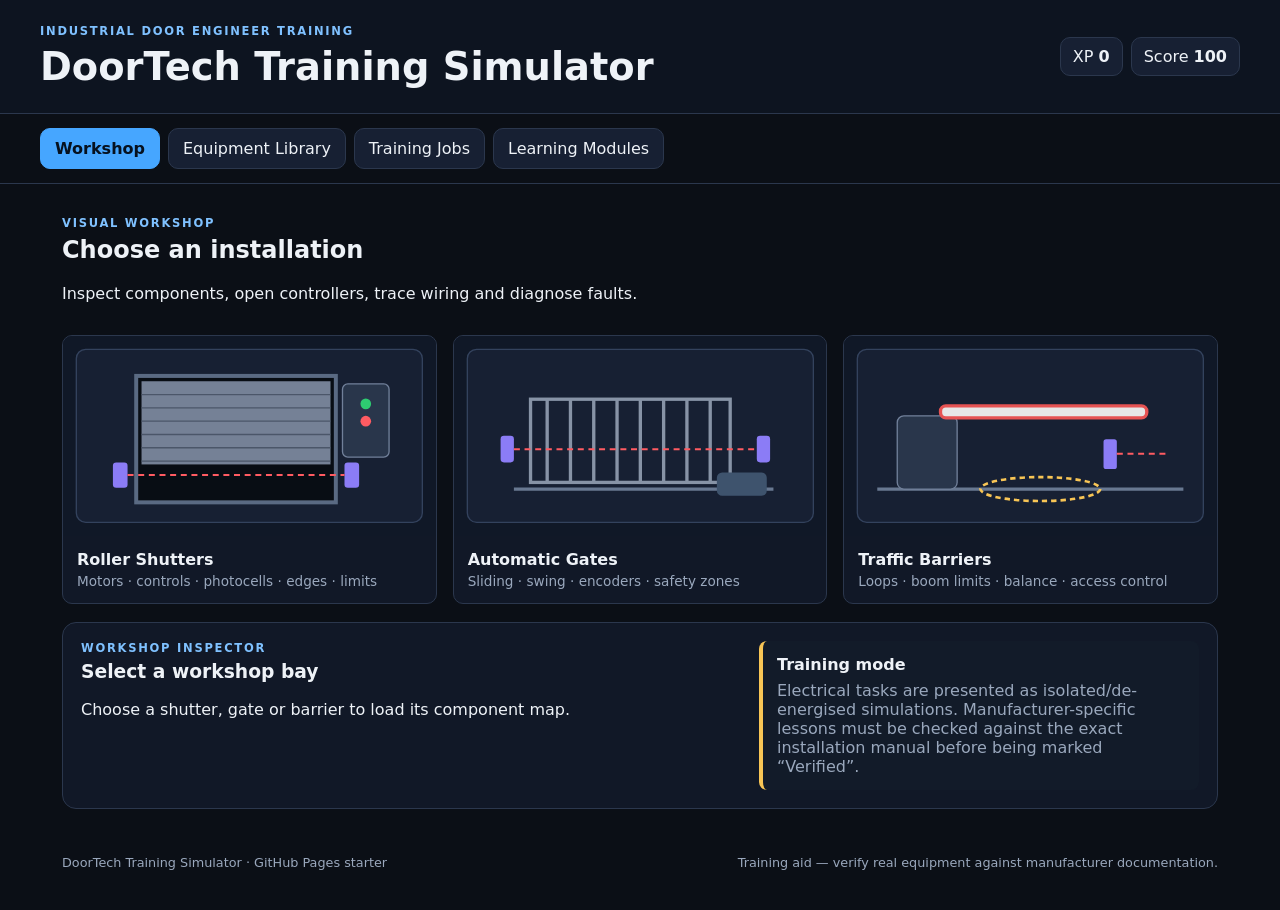
<file: index.html>
<!doctype html>
<html lang="en">
<head>
  <meta charset="utf-8">
  <meta name="viewport" content="width=device-width,initial-scale=1">
  <meta name="theme-color" content="#111827">
  <title>DoorTech Training Simulator</title>
  <link rel="stylesheet" href="css/main.css">
</head>
<body>
<header class="topbar">
  <div>
    <div class="eyebrow">INDUSTRIAL DOOR ENGINEER TRAINING</div>
    <h1>DoorTech Training Simulator</h1>
  </div>
  <div class="stats">
    <span>XP <b id="xp">0</b></span>
    <span>Score <b id="score">100</b></span>
  </div>
</header>

<nav class="tabs" aria-label="Main navigation">
  <button class="tab active" data-view="workshop">Workshop</button>
  <button class="tab" data-view="library">Equipment Library</button>
  <button class="tab" data-view="jobs">Training Jobs</button>
  <a class="tab" href="modules.html" style="text-decoration:none;white-space:nowrap">Learning Modules</a>
</nav>

<main>
<section id="workshop" class="view active">
  <div class="hero">
    <div>
      <div class="eyebrow">VISUAL WORKSHOP</div>
      <h2>Choose an installation</h2>
      <p>Inspect components, open controllers, trace wiring and diagnose faults.</p>
    </div>
  </div>

  <div class="bay-grid">
    <button class="bay" data-job="roller">
      <svg viewBox="0 0 560 300" role="img" aria-label="Industrial roller shutter">
        <rect x="20" y="20" width="520" height="260" rx="14" class="wall"/>
        <rect x="110" y="60" width="300" height="190" class="opening"/>
        <rect x="118" y="68" width="284" height="125" class="curtain"/>
        <g class="slats">
          <path d="M118 88H402M118 108H402M118 128H402M118 148H402M118 168H402M118 188H402"/>
        </g>
        <rect x="420" y="72" width="70" height="110" rx="8" class="control"/>
        <circle cx="455" cy="102" r="8" class="green"/>
        <circle cx="455" cy="128" r="8" class="red"/>
        <rect x="75" y="190" width="22" height="38" rx="5" class="sensor"/>
        <rect x="423" y="190" width="22" height="38" rx="5" class="sensor"/>
        <path d="M97 209H423" class="beam"/>
      </svg>
      <div class="bay-copy"><strong>Roller Shutters</strong><span>Motors · controls · photocells · edges · limits</span></div>
    </button>

    <button class="bay" data-job="gate">
      <svg viewBox="0 0 560 300" role="img" aria-label="Sliding gate">
        <rect x="20" y="20" width="520" height="260" rx="14" class="wall"/>
        <path d="M90 230H480" class="ground"/>
        <g class="gate">
          <rect x="115" y="95" width="300" height="125"/>
          <path d="M140 95V220M175 95V220M210 95V220M245 95V220M280 95V220M315 95V220M350 95V220M385 95V220"/>
        </g>
        <rect x="395" y="205" width="75" height="35" rx="8" class="motor"/>
        <rect x="70" y="150" width="20" height="40" rx="5" class="sensor"/>
        <rect x="455" y="150" width="20" height="40" rx="5" class="sensor"/>
        <path d="M90 170H455" class="beam"/>
      </svg>
      <div class="bay-copy"><strong>Automatic Gates</strong><span>Sliding · swing · encoders · safety zones</span></div>
    </button>

    <button class="bay" data-job="barrier">
      <svg viewBox="0 0 560 300" role="img" aria-label="Traffic barrier">
        <rect x="20" y="20" width="520" height="260" rx="14" class="wall"/>
        <path d="M50 230H510" class="ground"/>
        <rect x="80" y="120" width="90" height="110" rx="10" class="control"/>
        <rect x="145" y="105" width="310" height="18" rx="8" class="boom"/>
        <rect x="390" y="155" width="20" height="45" rx="4" class="sensor"/>
        <path d="M410 177H490" class="beam"/>
        <ellipse cx="295" cy="230" rx="90" ry="18" class="loop"/>
      </svg>
      <div class="bay-copy"><strong>Traffic Barriers</strong><span>Loops · boom limits · balance · access control</span></div>
    </button>
  </div>

  <div class="panel two-col">
    <div>
      <div class="eyebrow">WORKSHOP INSPECTOR</div>
      <h3 id="inspect-title">Select a workshop bay</h3>
      <p id="inspect-copy">Choose a shutter, gate or barrier to load its component map.</p>
      <div id="component-buttons" class="component-buttons"></div>
    </div>
    <div class="callout">
      <strong>Training mode</strong>
      <p>Electrical tasks are presented as isolated/de-energised simulations. Manufacturer-specific lessons must be checked against the exact installation manual before being marked “Verified”.</p>
    </div>
  </div>
</section>

<section id="library" class="view">
  <div class="section-head">
    <div><div class="eyebrow">SEARCHABLE CATALOGUE</div><h2>Equipment Library</h2></div>
    <input id="equipment-search" type="search" placeholder="Search make, model or product type…">
  </div>
  <div class="filters">
    <select id="manufacturer-filter"><option value="">All manufacturers</option></select>
    <select id="type-filter"><option value="">All equipment</option></select>
    <label class="check"><input id="verified-filter" type="checkbox"> Verified records only</label>
  </div>
  <div id="equipment-grid" class="equipment-grid"></div>
</section>

<section id="jobs" class="view">
  <div class="section-head">
    <div><div class="eyebrow">INTERACTIVE TRAINING</div><h2>Training Jobs</h2></div>
  </div>
  <div id="job-grid" class="job-grid"></div>

  <div id="simulator" class="simulator hidden">
    <div class="sim-head">
      <div><div class="eyebrow" id="sim-code"></div><h2 id="sim-title"></h2></div>
      <button id="close-sim" class="secondary">Close job</button>
    </div>
    <div class="sim-layout">
      <div class="visual-panel">
        <svg id="shutter-sim" viewBox="0 0 660 420" aria-label="Roller shutter simulation">
          <rect x="25" y="25" width="610" height="370" rx="18" class="wall"/>
          <rect x="105" y="78" width="340" height="250" class="opening"/>
          <g id="sim-curtain">
            <rect x="114" y="87" width="322" height="170" class="curtain"/>
            <g class="slats"><path d="M114 110H436M114 135H436M114 160H436M114 185H436M114 210H436M114 235H436"/></g>
          </g>
          <rect x="475" y="90" width="105" height="150" rx="10" class="control"/>
          <text x="527" y="120" text-anchor="middle" class="svgtext">CONTROL</text>
          <circle cx="527" cy="150" r="10" class="green"/>
          <circle cx="527" cy="183" r="10" class="red"/>
          <rect x="70" y="272" width="25" height="48" rx="5" class="sensor"/>
          <rect x="450" y="272" width="25" height="48" rx="5" class="sensor"/>
          <path id="sim-beam" d="M95 296H450" class="beam"/>
          <rect x="114" y="254" width="322" height="12" rx="4" class="edge"/>
        </svg>
        <div class="sim-controls">
          <button id="cmd-open">OPEN</button>
          <button id="cmd-stop">STOP</button>
          <button id="cmd-close">CLOSE</button>
          <button id="break-beam" class="secondary">Obstruct photocell</button>
        </div>
      </div>

      <div class="task-panel">
        <div id="task-copy"></div>
        <div id="wiring-puzzle"></div>
        <div id="sim-result" class="result"></div>
      </div>
    </div>
  </div>
</section>
</main>

<footer>
  <span>DoorTech Training Simulator · GitHub Pages starter</span>
  <span>Training aid — verify real equipment against manufacturer documentation.</span>
</footer>

<script src="js/app.js"></script>
</body>
</html>
</file>
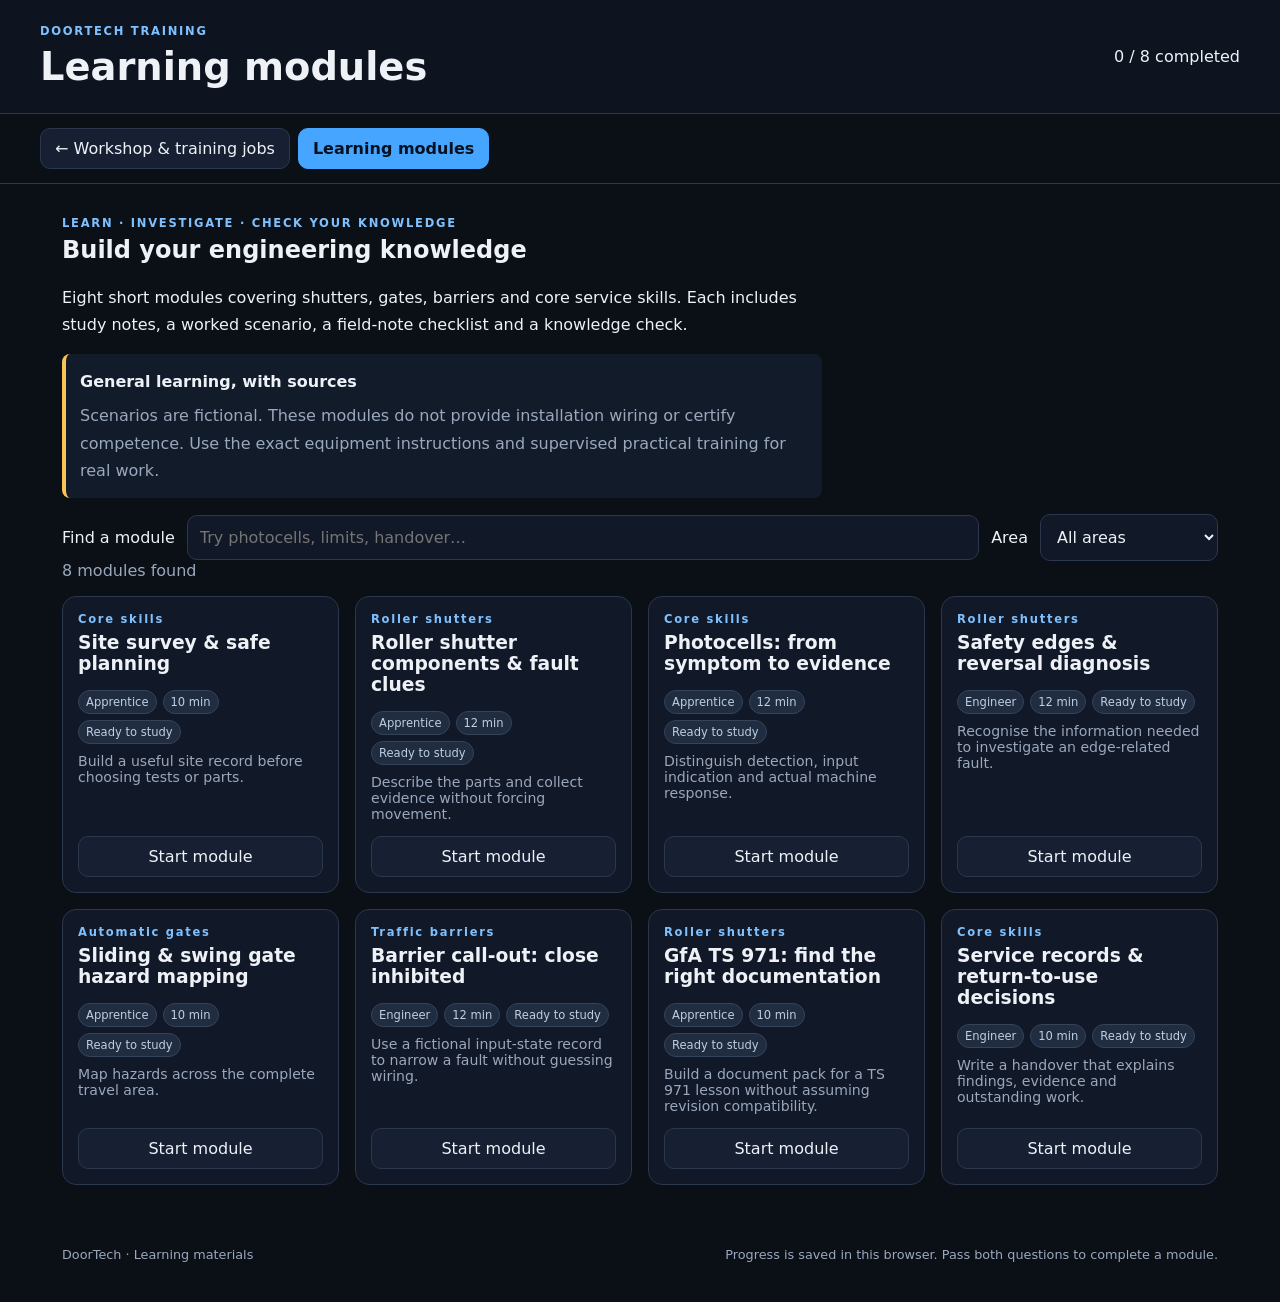
<file: modules.html>
<!doctype html>
<html lang="en">
<head>
<meta charset="utf-8"><meta name="viewport" content="width=device-width,initial-scale=1">
<meta name="theme-color" content="#111827"><title>Learning modules · DoorTech</title>
<link rel="stylesheet" href="css/main.css">
<style>
a{color:#8fcbff}.tabs a{text-decoration:none;white-space:nowrap}.intro{max-width:760px;line-height:1.7}.learning-grid{display:grid;grid-template-columns:repeat(auto-fit,minmax(270px,1fr));gap:16px}.learning-card{display:flex;flex-direction:column}.learning-card button{margin-top:auto}.lesson{max-width:850px;margin:auto;line-height:1.7}.lesson h1{margin:12px 0}.lesson h2{margin-top:26px}.lesson li{margin:8px 0}.lesson section{margin:20px 0}.lesson fieldset{border:1px solid var(--line);border-radius:12px;margin:20px 0;padding:16px}.lesson legend{font-weight:700;padding:0 6px}.answer-option{display:flex;gap:10px;align-items:baseline;padding:10px;border-radius:8px;cursor:pointer}.answer-option:hover{background:var(--card)}.answer-option input{flex-shrink:0}.toolbar{display:flex;flex-wrap:wrap;gap:12px;align-items:center}.toolbar input,.toolbar select{padding:12px;color:var(--text);background:var(--panel);border:1px solid var(--line);border-radius:10px}.toolbar input{flex:1;min-width:180px}.progress-copy{color:var(--muted)}.feedback:empty{display:none}summary{cursor:pointer;font-weight:700}button:focus-visible,a:focus-visible,input:focus-visible,select:focus-visible,summary:focus-visible{outline:3px solid var(--accent);outline-offset:3px}button:disabled{opacity:.6;cursor:default}.skip{position:absolute;left:-9999px}.skip:focus{left:15px;top:15px;background:var(--panel);padding:12px;z-index:3}
@media print{body{background:white;color:black}.topbar,.tabs,.toolbar,.no-print,footer{display:none!important}.lesson{max-width:none}.panel,.callout{background:white;border:1px solid #999;color:black}.callout p,.progress-copy{color:#333}a{color:black}details>*{display:block}fieldset{break-inside:avoid}}
</style></head>
<body>
<a class="skip" href="#main">Skip to learning content</a>
<header class="topbar"><div><div class="eyebrow">DOORTECH TRAINING</div><h1>Learning modules</h1></div><span id="progress" role="status"></span></header>
<nav class="tabs" aria-label="Main navigation"><a class="tab" href="index.html">← Workshop & training jobs</a><a class="tab active" href="modules.html" aria-current="page">Learning modules</a></nav>
<main id="main">
<div id="catalogue">
<div class="hero"><div class="eyebrow">LEARN · INVESTIGATE · CHECK YOUR KNOWLEDGE</div><h2>Build your engineering knowledge</h2><p class="intro">Eight short modules covering shutters, gates, barriers and core service skills. Each includes study notes, a worked scenario, a field-note checklist and a knowledge check.</p>
<div class="callout intro"><strong>General learning, with sources</strong><p>Scenarios are fictional. These modules do not provide installation wiring or certify competence. Use the exact equipment instructions and supervised practical training for real work.</p></div></div>
<div class="toolbar"><label for="search">Find a module</label><input id="search" type="search" placeholder="Try photocells, limits, handover…"><label for="sector">Area</label><select id="sector"><option value="">All areas</option><option>Core skills</option><option>Roller shutters</option><option>Automatic gates</option><option>Traffic barriers</option></select></div>
<p id="count" class="progress-copy" aria-live="polite"></p><div id="cards" class="learning-grid"></div>
</div>
<article id="lesson" class="lesson hidden"></article>
<p id="storage-note" class="progress-copy"></p>
</main>
<footer><span>DoorTech · Learning materials</span><span>Progress is saved in this browser. Pass both questions to complete a module.</span></footer>
<script>
"use strict";
const modules=[{"id":"survey","title":"Site survey & safe planning","sector":"Core skills","level":"Apprentice","minutes":10,"objective":"Build a useful site record before choosing tests or parts.","notes":[["Identify the installation","Record the asset ID, manufacturer, controller and operator labels, door or gate type, and any software revision available through the documented interface. Photograph labels only where permitted. A controller name alone does not identify the complete installation."],["Understand the complaint","Ask when the fault began, whether it affects opening or closing, whether weather or a recent impact matters, and what has changed. Separate what someone reported from what you observed. Record intermittent faults even if the equipment works during your visit."],["Plan the work","Identify who can enter the movement area and how access will be controlled. Electrical isolation and mechanical stored energy need their own controls. Do not assume a stop button makes equipment safe to work on. Work within competence and the site procedure."]],"scenario":"A customer says a shutter is 'dead', but you have not inspected it. A replacement controller is already suggested.","answer":"Start with the asset identity, the exact symptoms and a safe inspection plan. A description such as 'dead' does not establish whether the problem is supply, control, an interlock or mechanical.","checklist":["Asset and controller identification","Reported versus observed symptoms","Recent changes and environmental conditions","Access arrangements and work boundaries","Documents and competence needed"],"quiz":[["What should be recorded as fact?",["Only a diagnosis suggested by the customer","Observed symptoms, with customer reports labelled separately","A guessed controller revision"],1,"Clear evidence prevents an assumption becoming the diagnosis."],["Does STOP establish safe isolation?",["Yes, whenever the motor stops","Yes, if the display is blank","No; follow the isolation and stored-energy procedure"],2,"A stopped machine may still be energised or able to move."]],"sources":["basics"]},{"id":"shutter","title":"Roller shutter components & fault clues","sector":"Roller shutters","level":"Apprentice","minutes":12,"objective":"Describe the parts and collect evidence without forcing movement.","notes":[["Follow the mechanism","The curtain travels in guides; the operator drives the barrel through the installed drive arrangement. Controls request movement, while limits and protective devices influence whether movement is allowed. Identify the arrangement on the actual asset rather than assuming every shutter is built alike."],["Separate symptom from cause","A crooked curtain, impact damage, unusual noise or a consistent sticking position gives mechanical evidence. An input indication or displayed fault gives control evidence. Neither proves a complete diagnosis on its own. Record the travel position and operating direction when a symptom occurs."],["Protect the evidence","Do not repeatedly cycle a damaged shutter to see whether it clears. A falling curtain or stored mechanical energy can remain hazardous with power removed. Spring, brake, suspension and anti-fall work require the applicable procedure and competent personnel."]],"scenario":"A shutter reverses at the same height. One guide is visibly dented after a forklift impact.","answer":"Keep the shutter out of use pending competent assessment. Record the impact and repeatable position. Investigate the mechanical damage and safety indications under the work plan; increasing force or changing limits could conceal the problem.","checklist":["Curtain and guide condition","Impact or distortion","Operator and drive identification","Position and direction of reported fault","Safety-device and limit-system identity"],"quiz":[["A repeatable stop position proves what?",["The controller has failed","A useful clue, but not a confirmed cause","The force setting is too low"],1,"Correlate the position with physical condition and documented diagnostics."],["A damaged curtain should be checked by:",["Repeated automatic cycling","Pulling it straight while powered","Securing the area and arranging competent assessment"],2,"Further movement can worsen damage or expose people to uncontrolled movement."]],"sources":["basics"]},{"id":"photocells","title":"Photocells: from symptom to evidence","sector":"Core skills","level":"Apprentice","minutes":12,"objective":"Distinguish detection, input indication and actual machine response.","notes":[["Three separate observations","A sensor indicator, the controller's input indication and the machine response are different observations. Write down each. A lit LED alone does not prove that the controller receives the intended signal or that the complete protective function works."],["Inspect before changing settings","From a safe position look for dirt, obstructions, loose brackets, impact damage or water ingress. Record when the fault occurs and which detector is affected. Use the exact sensor and controller documents to interpret indicators; colours and flash patterns are not universal."],["Test the installed function","The relevant procedure must define the test method and expected response for each direction and operating mode. Never use a person as an obstruction. Do not bypass a protective input to restore service. A single beam is not evidence that every trapping area is protected."]],"scenario":"A gate opens but refuses to close after heavy rain. The photocell LED is on and the customer says that proves the sensor is fine.","answer":"Record the detector and controller indications and inspect the installation safely for moisture or damage. Compare them with the exact manuals. An LED is only one piece of evidence; do not bridge the input or assume a board failure.","checklist":["Sensor make and model","Clear and interrupted indications","Controller input indication","Condition of housings and brackets","Expected and observed response"],"quiz":[["A photocell LED proves:",["The whole gate is safe","Only the indication defined by its manual","Every safety input is healthy"],1,"Its meaning depends on the product; system response needs separate validation."],["A beam protects every crushing zone.",["True on all automatic gates","True if it is aligned","False; coverage must be assessed for the installation"],2,"People may reach hazards outside the detector's coverage."]],"sources":["safety"]},{"id":"edges","title":"Safety edges & reversal diagnosis","sector":"Roller shutters","level":"Engineer","minutes":12,"objective":"Recognise the information needed to investigate an edge-related fault.","notes":[["Identify the whole chain","Record the edge, its interface or transmitter, receiver if fitted, and controller. Connection type and monitoring method must match the documented equipment combination. Appearance does not establish electrical compatibility."],["Keep the fault context","Note whether the fault occurs at rest, during a particular direction, near an end position or after weather changes. Inspect accessible rubber profiles, end caps and cable routes safely. Record damage instead of bypassing the device."],["Reversal is a symptom","A reversal could follow a protective input, mechanical resistance or a configured control response. Interpret the actual fault history using the correct manual. Do not substitute a resistor, bridge or guessed setting for a functioning protective device."]],"scenario":"A shutter intermittently reverses. The edge cable has visible damage near a moving section.","answer":"Record and escalate the damaged protective circuit, keeping the installation in a safe state. Identify the edge system and follow its repair and validation procedure. Clearing a fault display is not proof that protection has been restored.","checklist":["Edge and interface identification","Cable condition and routing","Fault timing and direction","Documented input type","Post-repair functional test record"],"quiz":[["Two similar-looking edges are:",["Always interchangeable","Interchangeable if the colours match","Compatible only when the documented specifications match"],2,"Monitoring and interface requirements can differ."],["A fault disappears after reset. Is the repair proven?",["No; investigate and validate the protective function","Yes, no further evidence is needed","Yes, if one cycle completes"],0,"An intermittent fault may return; a reset does not establish the cause."]],"sources":["safety"]},{"id":"gates","title":"Sliding & swing gate hazard mapping","sector":"Automatic gates","level":"Apprentice","minutes":10,"objective":"Map hazards across the complete travel area.","notes":[["Look beyond the leading edge","For this paper exercise, sketch the moving leaf and nearby fixed structures in both end positions. Mark areas where movement can trap or shear. Consider the rear travel area of a sliding gate and the hinge area of a swing gate."],["Consider the users","Note pedestrian routes, children or visitors, visibility from controls and foreseeable access to the mechanism. A vehicle entrance may still be encountered by pedestrians. Record what you cannot assess and refer it to a competent assessor."],["Match protection to the hazard","List the intended protective measure beside each hazard on your sketch and identify the evidence needed to assess it. A gate that opens and closes is not necessarily safe. Changing geometry, guarding or controls may require reassessment."]],"scenario":"The leading edge is protected, but the sliding leaf passes close to a fixed fence behind the entrance.","answer":"Include the rear travel area in the hazard map and refer the accessible shear/trapping area for assessment. Successful leading-edge tests do not establish protection at the fence.","checklist":["Full travel envelope","Leading and trailing areas","Hinge or fixed-fence interfaces","Pedestrian routes","Protection and validation evidence for each hazard"],"quiz":[["Which area belongs on a sliding-gate survey?",["Only the opening","The full travel area, including behind the opening","Only the controller cabinet"],1,"Hazards can occur beyond the vehicle passage."],["A successful open/close cycle demonstrates:",["Movement occurred, not complete safety","All hazards are controlled","The risk assessment is complete"],0,"Movement and safety validation answer different questions."]],"sources":["safety","basics"]},{"id":"barriers","title":"Barrier call-out: close inhibited","sector":"Traffic barriers","level":"Engineer","minutes":12,"objective":"Use a fictional input-state record to narrow a fault without guessing wiring.","notes":[["Read the scenario rules","In this fictional training example, a CLOSE request is refused while the presence input is active. These are exercise rules, not the behaviour of a particular barrier. Real loop detectors and barrier controllers must be interpreted using their exact manuals."],["Build an input timeline","Record command, presence input, other protective inputs and output response before and during the complaint. A persistent presence indication with an empty lane is a clue to investigate, not proof of a defective detector."],["Control the work area","A barrier lane needs controlled vehicle and pedestrian access while work is planned. Do not stand below the boom or release a mechanism without the appropriate procedure. Boom balance, springs and stored energy require model-specific training."]],"scenario":"Fictional log: lane empty; OPEN accepted; CLOSE request present; presence input ACTIVE; other listed inputs healthy. The exercise controller refuses CLOSE whenever presence is ACTIVE.","answer":"The presence input explains the refusal under the exercise rules. Identify why it remains active using the detector/controller documents and authorised checks. The log does not prove whether the cause is configuration, wiring, detection conditions or equipment failure.","checklist":["Controller and detector identity","Input states with lane conditions","Command received or missing","Recent works or changes","Required manufacturer tests"],"quiz":[["What does this fictional log establish?",["The boom motor is faulty","The presence condition explains the close inhibition","The loop must be replaced"],1,"It identifies a blocking condition, not its root cause."],["Can these exercise rules be applied to any barrier?",["Yes","Yes, if it has a loop","No; check the actual controller and detector instructions"],2,"Input assignment and response are model and configuration dependent."]],"sources":["basics"]},{"id":"gfa","title":"GfA TS 971: find the right documentation","sector":"Roller shutters","level":"Apprentice","minutes":10,"objective":"Build a document pack for a TS 971 lesson without assuming revision compatibility.","notes":[["Start with identification","Record the precise controller designation and available software revision. GfA's TS 971 product page lists DES digital and NES mechanical limit-system support. Establish which system is actually installed before selecting the relevant instruction sections."],["Separate product summary from instructions","A product page helps identify equipment but does not replace installation instructions. Match controller, operator, accessory and software documentation. TS 971, TS 971+ and TS 971-Ex names must not be treated as interchangeable."],["Make your evidence traceable","For each proposed model-specific exercise record the official document title, revision, relevant section and the exact accessory. Leave terminal assignments and parameter values unverified until that combination has been reviewed. Do not infer conductor functions from colour alone."]],"scenario":"You find a TS 971-Ex manual in a search result, but the training asset is labelled TS 971.","answer":"Do not use the Ex manual by assumption. Find the instructions matching the asset and software, then verify the operator, limit system and accessory documents before building wiring or programming exercises.","checklist":["Controller designation","Software/revision evidence","DES or NES identification","Matching official instructions","Accessory model and documentation"],"quiz":[["Which document is enough to set terminal connections?",["A product-family brochure","An unrelated controller manual","The applicable exact-model instructions and accessory documents"],2,"Connections require the matching technical documentation."],["A TS 971-Ex manual is automatically valid for a TS 971.",["True","False","Only the wiring diagrams are universal"],1,"Related product names do not establish compatibility."]],"sources":["gfa"]},{"id":"handover","title":"Service records & return-to-use decisions","sector":"Core skills","level":"Engineer","minutes":10,"objective":"Write a handover that explains findings, evidence and outstanding work.","notes":[["Write a useful service record","Separate reported complaint, observed condition, tests, findings and work completed. Include asset identity, dates, documents used and any settings changed. Record actual results and acceptance criteria rather than simply writing 'tested OK'."],["Validate the repair","Plan validation against the applicable procedure and installation assessment. Include the affected functions and any others influenced by the work. For protective functions, a single successful movement is not a complete test record."],["Leave an unambiguous status","State whether the equipment is available for use or remains out of service, the outstanding actions and who has been informed. Explain operating and emergency arrangements through the approved instructions. A quiz result here is learning progress, not proof of occupational competence."]],"scenario":"The gate now moves after a repair, but required safety validation is incomplete. The customer wants it back immediately.","answer":"Record the incomplete validation and keep the equipment in the appropriate safe state under the site procedure. Explain the outstanding checks and escalation route. Do not describe the equipment as fully tested.","checklist":["Complaint and findings","Work and changes","Test method, criteria and results","Outstanding defects","Clear status and handover"],"quiz":[["Which entry is most useful?",["Works now","Tested OK","Named function, test method, result and acceptance criterion"],2,"A traceable record supports review and future diagnosis."],["Incomplete safety validation means:",["The outstanding work must be recorded and safe status maintained","A customer request replaces the checks","One successful cycle is enough"],0,"Pressure to reopen does not complete the validation."]],"sources":["basics"]}];
const sources={
 basics:{title:"HSE · Powered gates: the basics",url:"https://www.hse.gov.uk/work-equipment-machinery/powered-gates/basics.htm"},
 safety:{title:"HSE · Ensuring powered doors and gates are safe",url:"https://www.hse.gov.uk/work-equipment-machinery/powered-gates/safety.htm"},
 gfa:{title:"GfA UK · TS 971 product information and documentation",url:"https://gfa-elektromaten.com/en-GB/product-detail/ts-971-2.html"}
};
const $=s=>document.querySelector(s);
const escapeHtml=s=>String(s).replace(/[&<>"']/g,c=>({"&":"&amp;","<":"&lt;",">":"&gt;",'"':"&quot;","'":"&#39;"}[c]));
const progressKey="doortech.learning.v1";
let completed={};
try{const saved=JSON.parse(localStorage.getItem(progressKey)||"{}");if(saved&&typeof saved==="object"&&!Array.isArray(saved))for(const m of modules)if(saved[m.id]===true)completed[m.id]=true;}catch(e){$("#storage-note").textContent="Saved progress could not be read. You can still study and take the quizzes.";}
function updateProgress(){$("#progress").textContent=modules.filter(m=>completed[m.id]).length+" / "+modules.length+" completed";}
function renderCards(){
 const query=$("#search").value.trim().toLowerCase(),sector=$("#sector").value;
 const items=modules.filter(m=>(!sector||m.sector===sector)&&JSON.stringify(m).toLowerCase().includes(query));
 $("#count").textContent=items.length+(items.length===1?" module found":" modules found");
 $("#cards").innerHTML=items.length?items.map(m=>`<article class="equipment-card learning-card"><div class="eyebrow">${escapeHtml(m.sector)}</div><h3>${escapeHtml(m.title)}</h3><div class="meta"><span class="pill">${m.level}</span><span class="pill">${m.minutes} min</span><span class="pill ${completed[m.id]?"verified":""}">${completed[m.id]?"Completed":"Ready to study"}</span></div><p>${escapeHtml(m.objective)}</p><button data-module="${m.id}">${completed[m.id]?"Review":"Start"} module</button></article>`).join(""):'<p class="empty">No modules match. Try another search or choose All areas.</p>';
 document.querySelectorAll("[data-module]").forEach(b=>b.addEventListener("click",()=>{location.hash=b.dataset.module;}));
 updateProgress();
}
function showRoute(){
 const m=modules.find(m=>"#"+m.id===location.hash);
 $("#catalogue").classList.toggle("hidden",!!m);$("#lesson").classList.toggle("hidden",!m);
 if(!m){renderCards();return;}
 $("#lesson").innerHTML=`<div class="toolbar no-print"><a href="modules.html">← All modules</a><button id="print">Print study sheet</button><button id="revise">Mark for revision</button></div><div class="eyebrow">${m.sector} · ${m.level} · ${m.minutes} minutes</div><h1 tabindex="-1">${m.title}</h1><p>${m.objective}</p><span class="pill">General learning · not a verified wiring lesson</span><h2>Study notes</h2>${m.notes.map(([title,text])=>`<section class="panel"><h3>${title}</h3><p>${text}</p></section>`).join("")}<h2>Call-out scenario</h2><div class="callout"><p>${m.scenario}</p></div><p>Before revealing the answer, write down what is known, what remains uncertain and your next safe step.</p><details class="panel"><summary>Reveal worked answer</summary><p>${m.answer}</p></details><h2>Field-note checklist</h2><p>Use these headings for a paper exercise or supervised discussion.</p><ul>${m.checklist.map(t=>`<li>${t}</li>`).join("")}</ul><h2>Knowledge check</h2><p>Answer both questions correctly to complete this module. You can retry after reviewing the explanations.</p><form id="quiz">${m.quiz.map(([question,options],i)=>`<fieldset><legend>${i+1}. ${question}</legend>${options.map((option,k)=>`<label class="answer-option"><input type="radio" name="q${i}" value="${k}" required><span>${option}</span></label>`).join("")}<p id="feedback-${i}" class="feedback"></p></fieldset>`).join("")}<button type="submit">Check answers</button></form><div id="quiz-result" role="status" aria-live="polite"></div><h2>Sources & further reading</h2><p>Official background reading checked 7 September 2026. Scenarios and checklists are original learning exercises; source links do not verify a particular installation.</p><ul>${m.sources.map(key=>`<li><a href="${sources[key].url}" target="_blank" rel="noopener noreferrer">${sources[key].title}</a></li>`).join("")}</ul><p class="no-print"><a href="modules.html">Back to all modules</a></p>`;
 $("#print").addEventListener("click",()=>window.print());
 $("#revise").addEventListener("click",()=>{delete completed[m.id];try{localStorage.setItem(progressKey,JSON.stringify(completed));}catch(e){$("#storage-note").textContent="Progress changes could not be saved for next time.";}updateProgress();$("#quiz-result").className="result info";$("#quiz-result").textContent="Marked for revision. Pass the knowledge check to complete this module again.";});
 $("#quiz").addEventListener("submit",event=>{
  event.preventDefault();const data=new FormData(event.currentTarget);let correct=0;
  m.quiz.forEach((q,i)=>{const raw=data.get("q"+i),ok=raw!==null&&Number(raw)===q[2];if(ok)correct++;const node=$("#feedback-"+i);node.className="feedback result "+(ok?"good":"bad");node.textContent=(ok?"Correct. ":"Review: ")+q[3];});
  const passed=correct===m.quiz.length;
  if(passed){completed[m.id]=true;try{localStorage.setItem(progressKey,JSON.stringify(completed));}catch(e){$("#storage-note").textContent="Progress is available for this visit, but this browser could not save it for next time.";}}
  $("#quiz-result").className="result "+(passed?"good":"info");$("#quiz-result").textContent=correct+" / "+m.quiz.length+" correct. "+(passed?"Module completed. Review it whenever you like.":"Review the explanations and try again.");updateProgress();
 });
 $("#lesson h1").focus();window.scrollTo(0,0);
}
$("#search").addEventListener("input",renderCards);$("#sector").addEventListener("change",renderCards);window.addEventListener("hashchange",showRoute);updateProgress();showRoute();
</script></body></html>
</file>
<file: css/main.css>
:root{
 --bg:#0b0f16;--panel:#111827;--card:#172033;--line:#2b374d;--text:#eef2f7;--muted:#9aa8bd;
 --accent:#46a6ff;--good:#2ecc71;--bad:#ff5b62;--warn:#f8c555;--purple:#8b7cf6
}
*{box-sizing:border-box}body{margin:0;font-family:Inter,ui-sans-serif,system-ui,-apple-system,Segoe UI,sans-serif;background:var(--bg);color:var(--text)}
button,input,select{font:inherit}.topbar{display:flex;justify-content:space-between;gap:18px;align-items:center;padding:24px max(20px,calc((100% - 1200px)/2));border-bottom:1px solid var(--line);background:#0d1420}
h1,h2,h3,p{margin-top:0}h1{font-size:clamp(1.5rem,3vw,2.4rem);margin-bottom:0}.eyebrow{font-size:.72rem;letter-spacing:.15em;color:#7fc1ff;font-weight:800;margin-bottom:6px}
.stats{display:flex;gap:8px;flex-wrap:wrap}.stats span{background:var(--card);border:1px solid var(--line);padding:9px 12px;border-radius:10px}
.tabs{display:flex;gap:8px;padding:14px max(20px,calc((100% - 1200px)/2));border-bottom:1px solid var(--line);overflow:auto}
button,.tab{border:1px solid var(--line);background:var(--card);color:var(--text);border-radius:10px;padding:10px 14px;cursor:pointer;transition:.15s}
button:hover{border-color:var(--accent)}button.active,.tab.active{background:var(--accent);color:#06111f;border-color:var(--accent);font-weight:800}.secondary{background:transparent}
main{max-width:1200px;margin:auto;padding:22px}.view{display:none}.view.active{display:block}.hero{padding:10px 0 16px}
.bay-grid{display:grid;grid-template-columns:repeat(3,1fr);gap:16px}.bay{padding:0;overflow:hidden;text-align:left;background:var(--panel)}.bay svg{display:block;width:100%;background:#101827}.bay-copy{display:flex;flex-direction:column;gap:4px;padding:14px}.bay-copy span{color:var(--muted);font-size:.85rem}
.wall{fill:#172033;stroke:#33425d;stroke-width:2}.opening{fill:#080d14;stroke:#5a6a83;stroke-width:6}.curtain{fill:#758196}.slats{fill:none;stroke:#4b5669;stroke-width:2}.control{fill:#29364b;stroke:#71809a;stroke-width:2}.green{fill:#2ecc71}.red{fill:#ff5b62}.sensor{fill:#8b7cf6}.beam{stroke:#ff5b62;stroke-width:3;stroke-dasharray:9 7}.ground{stroke:#687891;stroke-width:5}.gate{fill:none;stroke:#8793a6;stroke-width:5}.motor{fill:#3e536d}.boom{fill:#e7e7e7;stroke:#e65353;stroke-width:5}.loop{fill:none;stroke:#f8c555;stroke-width:4;stroke-dasharray:8 6}.edge{fill:#f8c555}.svgtext{fill:#fff;font-size:14px}
.panel{background:var(--panel);border:1px solid var(--line);border-radius:14px;padding:18px;margin-top:18px}.two-col{display:grid;grid-template-columns:1.2fr .8fr;gap:18px}.callout{background:#121b29;border-left:4px solid var(--warn);padding:14px;border-radius:8px}.callout p{color:var(--muted);margin:7px 0 0}
.component-buttons{display:flex;flex-wrap:wrap;gap:8px}.section-head{display:flex;justify-content:space-between;align-items:end;gap:16px;margin-bottom:14px}.section-head input{width:min(420px,100%);background:var(--panel);border:1px solid var(--line);color:var(--text);padding:11px 13px;border-radius:10px}
.filters{display:flex;flex-wrap:wrap;gap:10px;margin-bottom:16px}.filters select{background:var(--panel);border:1px solid var(--line);color:var(--text);padding:10px;border-radius:9px}.check{display:flex;align-items:center;gap:8px;color:var(--muted)}
.equipment-grid,.job-grid{display:grid;grid-template-columns:repeat(3,1fr);gap:14px}.equipment-card,.job-card{background:var(--panel);border:1px solid var(--line);border-radius:14px;padding:15px}.equipment-card h3,.job-card h3{margin-bottom:7px}.meta{display:flex;gap:6px;flex-wrap:wrap;margin:9px 0}.pill{font-size:.72rem;background:#202c40;border:1px solid #35435b;color:#bfcee2;padding:4px 7px;border-radius:999px}.pill.verified{border-color:#2d8152;color:#71dda0}.equipment-card p,.job-card p{color:var(--muted);font-size:.88rem}.empty{color:var(--muted);padding:30px;text-align:center;border:1px dashed var(--line);border-radius:12px}
.simulator{margin-top:22px;border-top:1px solid var(--line);padding-top:20px}.hidden{display:none!important}.sim-head{display:flex;justify-content:space-between;gap:15px}.sim-layout{display:grid;grid-template-columns:1.1fr .9fr;gap:18px}.visual-panel,.task-panel{background:var(--panel);border:1px solid var(--line);border-radius:14px;padding:14px}.visual-panel svg{width:100%;display:block}.sim-controls{display:flex;flex-wrap:wrap;gap:8px;margin-top:10px}.wire-grid,.term-grid{display:grid;grid-template-columns:repeat(2,1fr);gap:8px;margin:10px 0}.wire.active,.terminal.active{border-color:var(--accent);outline:2px solid #1d4f79}.terminal{min-height:62px;text-align:left}.terminal small{display:block;color:var(--muted);margin-top:3px}.dot{display:inline-block;width:15px;height:15px;border-radius:50%;vertical-align:-2px;margin-right:7px;border:1px solid #888}.brown{background:#795548}.blue{background:#2274df}.greenwire{background:#24a35a}.black{background:#050505}.grey{background:#999}.result{margin-top:12px;padding:12px;border-radius:9px}.result.good{border-left:4px solid var(--good);background:#11251b}.result.bad{border-left:4px solid var(--bad);background:#2a1519}.result.info{border-left:4px solid var(--accent);background:#102238}
footer{max-width:1200px;margin:auto;padding:24px 22px 40px;color:var(--muted);display:flex;justify-content:space-between;gap:20px;font-size:.8rem}
@media(max-width:850px){.bay-grid,.equipment-grid,.job-grid,.sim-layout,.two-col{grid-template-columns:1fr}.section-head{align-items:stretch;flex-direction:column}.section-head input{width:100%}.topbar{align-items:flex-start;flex-direction:column}.bay svg{max-height:260px}footer{flex-direction:column}}
</file>
